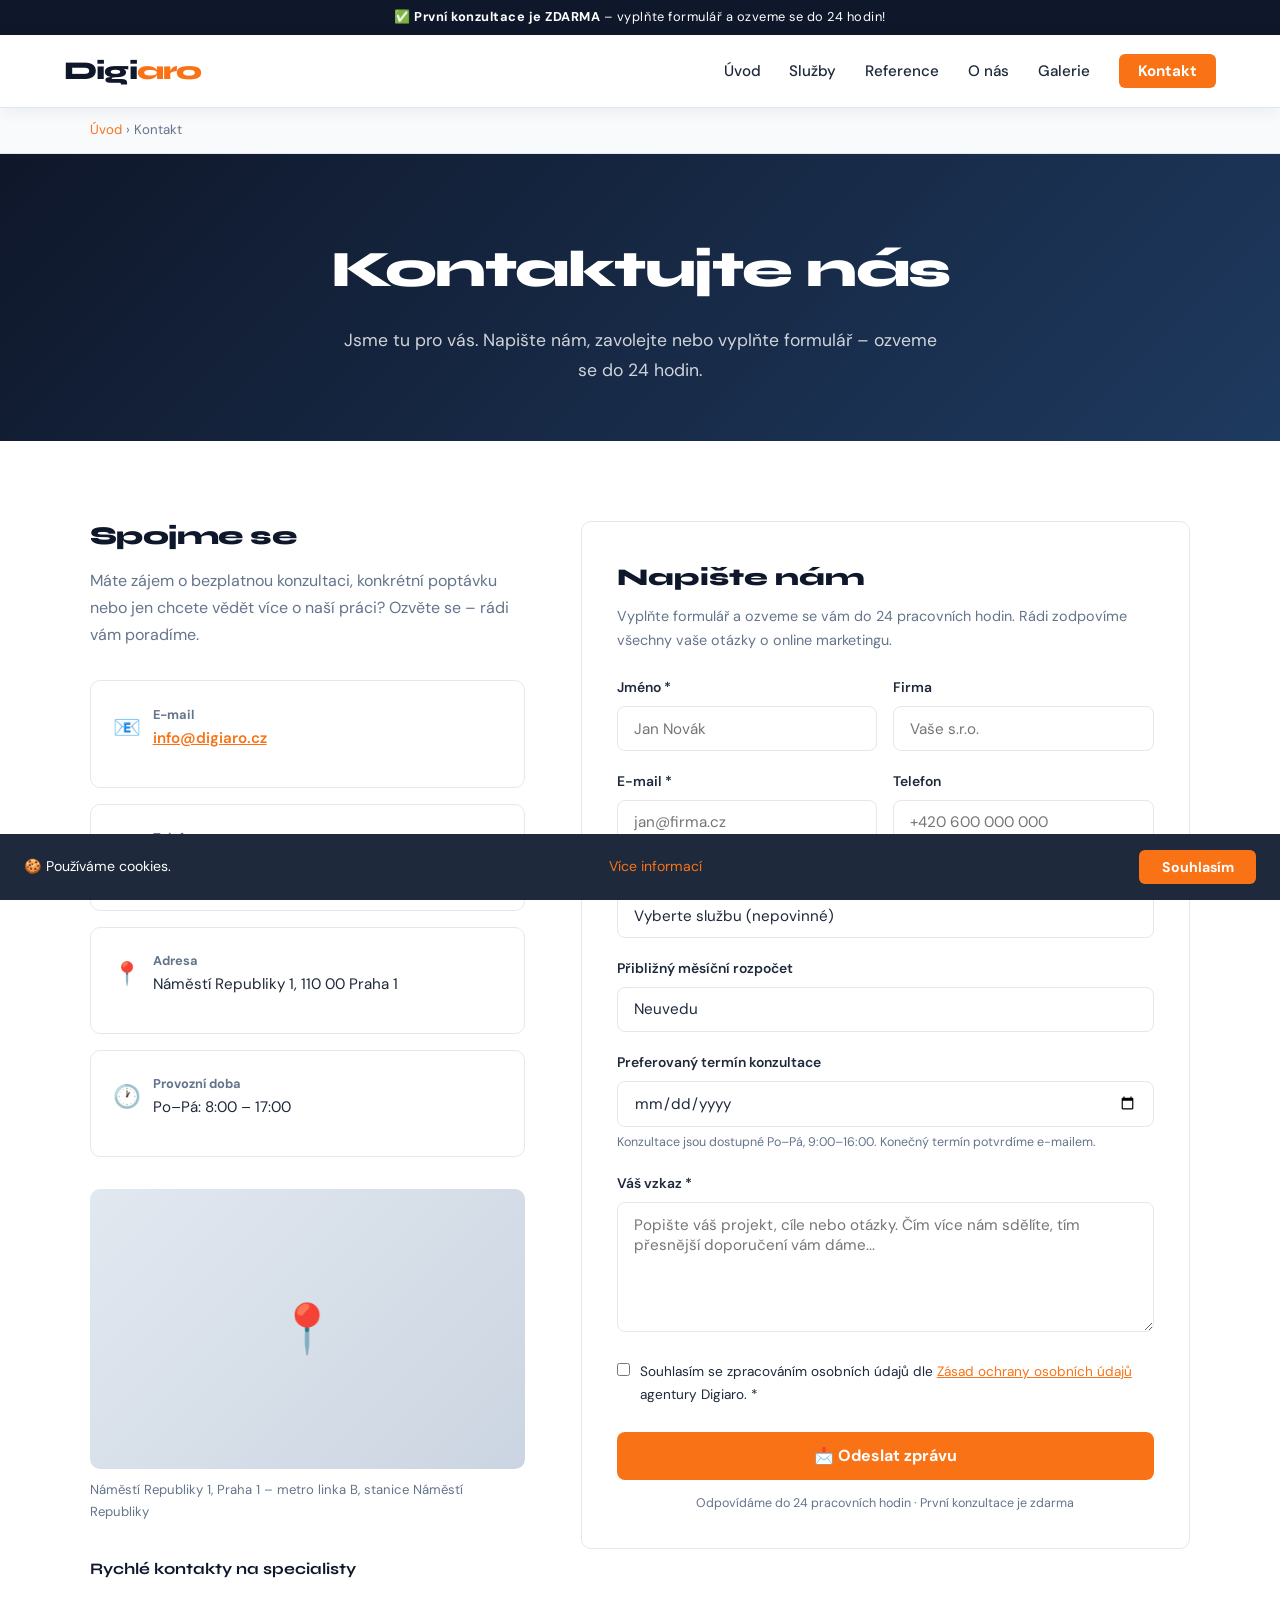
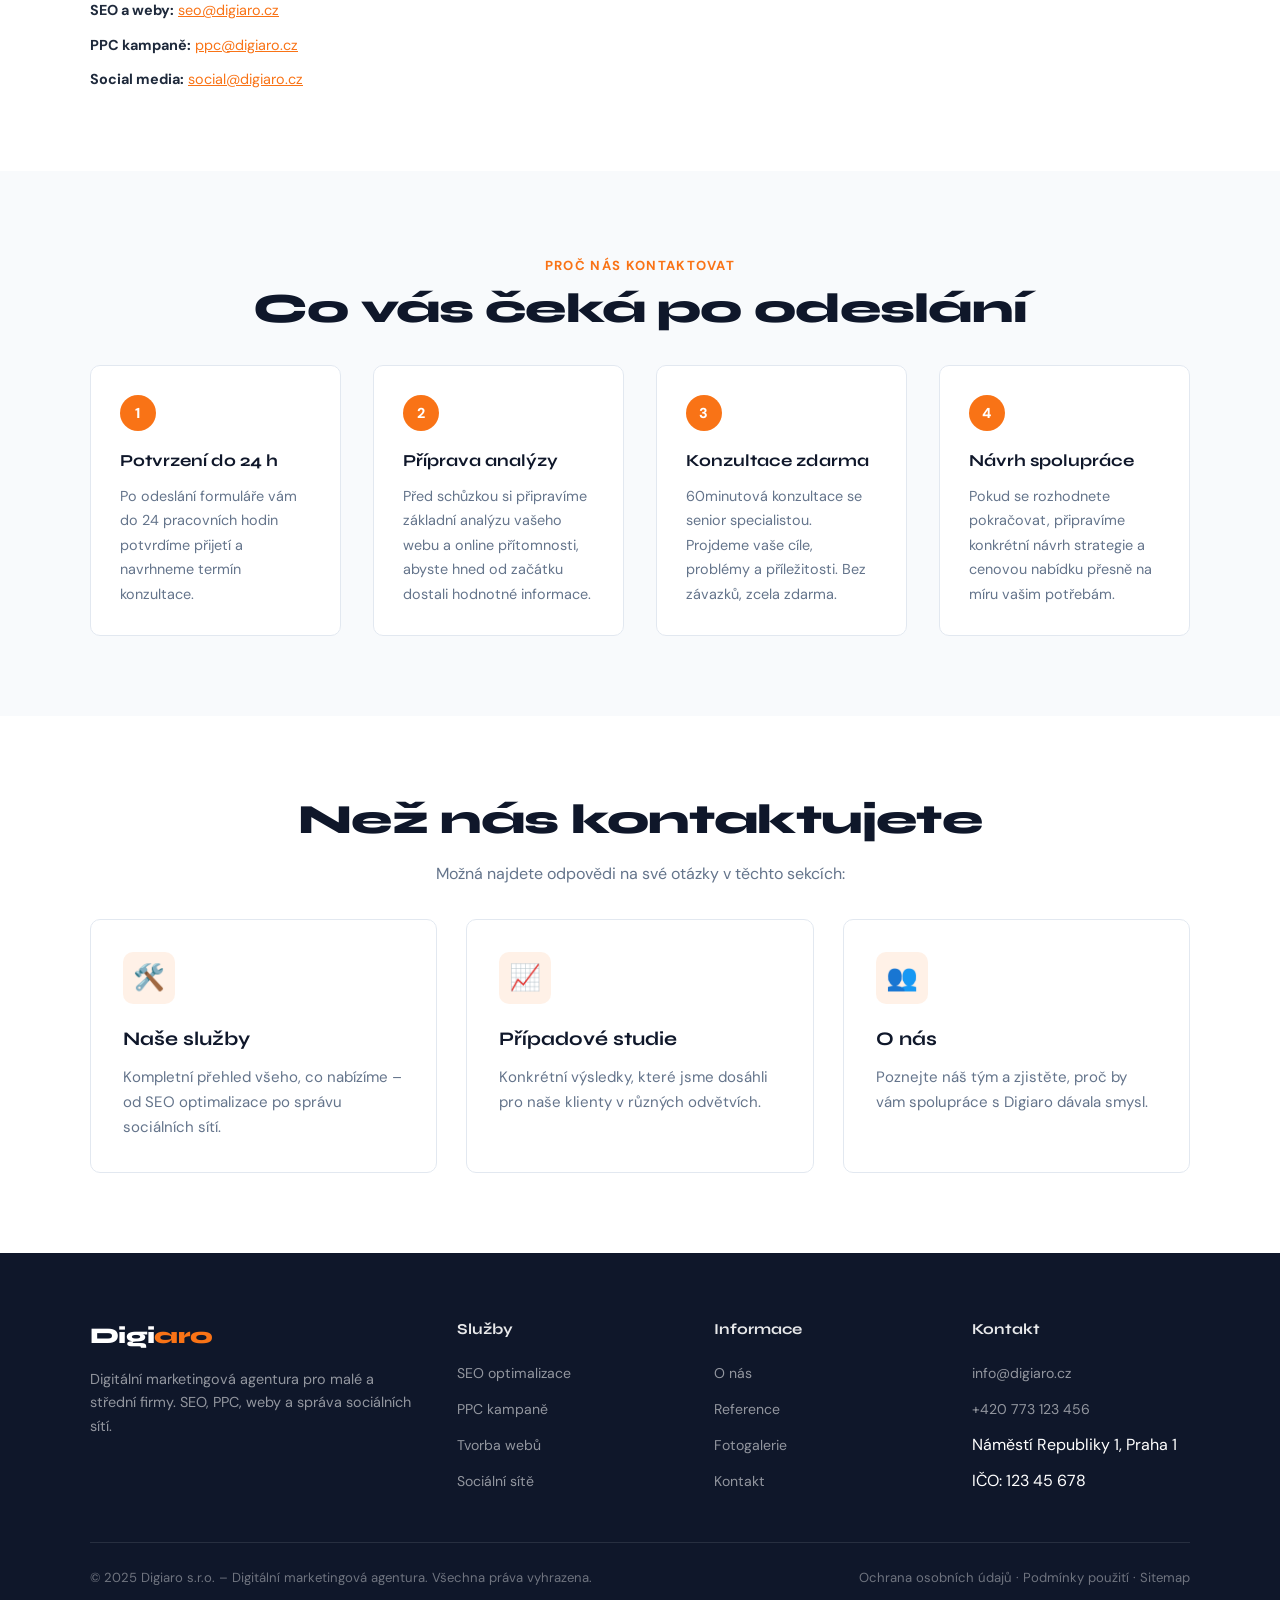
<file: kontakt.html>
<!DOCTYPE html>
<html lang="cs">
<head>
  <meta charset="UTF-8">
  <meta name="viewport" content="width=device-width,initial-scale=1">
  <title>Kontaktujte nás | Digiaro</title>
  <meta name="description" content="Máte zájem o spolupráci nebo nezávaznou konzultaci? Napište nám! Zde najdete e-mail, telefon a kontaktní formulář na specialisty z Digiaro. První konzultace zdarma.">
  <meta name="keywords" content="kontakt digitální agentura, konzultace online marketing, Digiaro Praha, agentura kontakt, poptávka online marketing">
  <meta name="author" content="Digiaro">
  <meta name="robots" content="index,follow">
  <link rel="canonical" href="https://www.digiaro.cz/kontakt">
  <meta property="og:title" content="Kontaktujte nás | Digiaro">
  <meta property="og:description" content="Nezávazná konzultace online marketingu zdarma. Napište nám!">
  <meta property="og:url" content="https://www.digiaro.cz/kontakt">
  <link rel="preconnect" href="https://fonts.googleapis.com">
  <link rel="preconnect" href="https://fonts.gstatic.com" crossorigin>
  <link href="https://fonts.googleapis.com/css2?family=Syne:wght@700;800&family=DM+Sans:wght@400;500;700&display=swap" rel="stylesheet">
  <link rel="stylesheet" href="css/style.min.css">
  <link rel="stylesheet" href="css/custom.min.css">
</head>
<body>
  <div class="topbar">✅ <strong>První konzultace je ZDARMA</strong> – vyplňte formulář a ozveme se do 24 hodin!</div>

  <header>
    <div class="nav-inner">
      <a href="index.html" class="logo">Digi<span>aro</span></a>
      <button class="hamburger" aria-label="Otevřít menu" aria-expanded="false">
        <span></span><span></span><span></span>
      </button>
      <nav aria-label="Hlavní navigace">
        <ul>
          <li><a href="index.html">Úvod</a></li>
          <li><a href="sluzby.html">Služby</a></li>
          <li><a href="reference.html">Reference</a></li>
          <li><a href="o-nas.html">O nás</a></li>
          <li><a href="fotogalerie.html">Galerie</a></li>
          <li><a href="kontakt.html" class="btn-nav">Kontakt</a></li>
        </ul>
      </nav>
    </div>
  </header>

  <div class="breadcrumb">
    <nav aria-label="Breadcrumb">
      <a href="index.html">Úvod</a> › <span>Kontakt</span>
    </nav>
  </div>

  <div class="page-hero">
    <h1>Kontaktujte nás</h1>
    <p>Jsme tu pro vás. Napište nám, zavolejte nebo vyplňte formulář – ozveme se do 24 hodin.</p>
  </div>

  <main>
    <section>
      <div class="section-inner">
        <div class="contact-wrap">
          <!-- CONTACT INFO -->
          <div>
            <h2 class="section-title" style="font-size:1.6rem">Spojme se</h2>
            <p style="color:var(--muted);margin-bottom:2rem">Máte zájem o bezplatnou konzultaci, konkrétní poptávku nebo jen chcete vědět více o naší práci? Ozvěte se – rádi vám poradíme.</p>

            <div class="card" style="margin-bottom:1rem;padding:1.4rem">
              <div class="contact-detail">
                <span style="font-size:1.4rem">📧</span>
                <div>
                  <strong style="display:block;font-size:.8rem;color:var(--muted)">E-mail</strong>
                  <a href="mailto:info@digiaro.cz" style="color:var(--accent);font-weight:600">info@digiaro.cz</a>
                </div>
              </div>
            </div>
            <div class="card" style="margin-bottom:1rem;padding:1.4rem">
              <div class="contact-detail">
                <span style="font-size:1.4rem">📞</span>
                <div>
                  <strong style="display:block;font-size:.8rem;color:var(--muted)">Telefon</strong>
                  <a href="tel:+420773123456" style="color:var(--accent);font-weight:600">+420 773 123 456</a>
                </div>
              </div>
            </div>
            <div class="card" style="margin-bottom:1rem;padding:1.4rem">
              <div class="contact-detail">
                <span style="font-size:1.4rem">📍</span>
                <div>
                  <strong style="display:block;font-size:.8rem;color:var(--muted)">Adresa</strong>
                  <span>Náměstí Republiky 1, 110 00 Praha 1</span>
                </div>
              </div>
            </div>
            <div class="card" style="margin-bottom:2rem;padding:1.4rem">
              <div class="contact-detail">
                <span style="font-size:1.4rem">🕐</span>
                <div>
                  <strong style="display:block;font-size:.8rem;color:var(--muted)">Provozní doba</strong>
                  <span>Po–Pá: 8:00 – 17:00</span>
                </div>
              </div>
            </div>

            <!-- MAP PLACEHOLDER -->
            <div class="map-placeholder" aria-label="Mapa – poloha agentury Digiaro v Praze">
              📍
            </div>
            <p style="font-size:.82rem;color:var(--muted);margin-top:.6rem">Náměstí Republiky 1, Praha 1 – metro linka B, stanice Náměstí Republiky</p>

            <div style="margin-top:2rem">
              <h3 style="font-family:var(--font-head);font-size:1rem;font-weight:700;color:var(--primary);margin-bottom:1rem">Rychlé kontakty na specialisty</h3>
              <div style="display:flex;flex-direction:column;gap:.6rem">
                <div style="font-size:.9rem"><strong>SEO a weby:</strong> <a href="mailto:seo@digiaro.cz" style="color:var(--accent)">seo@digiaro.cz</a></div>
                <div style="font-size:.9rem"><strong>PPC kampaně:</strong> <a href="mailto:ppc@digiaro.cz" style="color:var(--accent)">ppc@digiaro.cz</a></div>
                <div style="font-size:.9rem"><strong>Social media:</strong> <a href="mailto:social@digiaro.cz" style="color:var(--accent)">social@digiaro.cz</a></div>
              </div>
            </div>
          </div>

          <!-- CONTACT FORM -->
          <div>
            <div class="card" style="padding:2.2rem">
              <h2 style="font-family:var(--font-head);font-size:1.5rem;font-weight:800;color:var(--primary);margin-bottom:.4rem">Napište nám</h2>
              <p style="color:var(--muted);font-size:.9rem;margin-bottom:1.5rem">Vyplňte formulář a ozveme se vám do 24 pracovních hodin. Rádi zodpovíme všechny vaše otázky o online marketingu.</p>

              <div class="form-success" id="form-success">
                ✅ Děkujeme! Zpráva byla odeslána. Ozveme se vám do 24 hodin.
              </div>

              <form id="contact-form" novalidate>
                <div class="form-row">
                  <div class="form-group">
                    <label for="fname">Jméno *</label>
                    <input type="text" id="fname" name="fname" placeholder="Jan Novák" required autocomplete="given-name">
                  </div>
                  <div class="form-group">
                    <label for="company">Firma</label>
                    <input type="text" id="company" name="company" placeholder="Vaše s.r.o." autocomplete="organization">
                  </div>
                </div>
                <div class="form-row">
                  <div class="form-group">
                    <label for="email">E-mail *</label>
                    <input type="email" id="email" name="email" placeholder="jan@firma.cz" required autocomplete="email">
                  </div>
                  <div class="form-group">
                    <label for="phone">Telefon</label>
                    <input type="tel" id="phone" name="phone" placeholder="+420 600 000 000" autocomplete="tel">
                  </div>
                </div>
                <div class="form-group">
                  <label for="service">Zájem o službu</label>
                  <select id="service" name="service">
                    <option value="">Vyberte službu (nepovinné)</option>
                    <option>SEO optimalizace</option>
                    <option>Správa PPC kampaní (Google Ads)</option>
                    <option>Tvorba webových stránek</option>
                    <option>Marketing na sociálních sítích</option>
                    <option>Obsahový marketing</option>
                    <option>Datová analytika</option>
                    <option>Komplexní online marketing</option>
                    <option>Jiné</option>
                  </select>
                </div>
                <div class="form-group">
                  <label for="budget">Přibližný měsíční rozpočet</label>
                  <select id="budget" name="budget">
                    <option value="">Neuvedu</option>
                    <option>Do 10 000 Kč</option>
                    <option>10 000 – 25 000 Kč</option>
                    <option>25 000 – 50 000 Kč</option>
                    <option>50 000 – 100 000 Kč</option>
                    <option>Nad 100 000 Kč</option>
                  </select>
                </div>
                <div class="form-group">
                  <label for="meeting-date">Preferovaný termín konzultace</label>
                  <input type="date" id="meeting-date" name="meeting-date">
                  <span style="font-size:.78rem;color:var(--muted);display:block;margin-top:.3rem">Konzultace jsou dostupné Po–Pá, 9:00–16:00. Konečný termín potvrdíme e-mailem.</span>
                </div>
                <div class="form-group">
                  <label for="message">Váš vzkaz *</label>
                  <textarea id="message" name="message" placeholder="Popište váš projekt, cíle nebo otázky. Čím více nám sdělíte, tím přesnější doporučení vám dáme..." required></textarea>
                </div>
                <div class="form-group" style="display:flex;align-items:flex-start;gap:.6rem">
                  <input type="checkbox" id="gdpr" name="gdpr" required style="width:auto;margin-top:.2rem">
                  <label for="gdpr" style="font-size:.85rem;font-weight:400;cursor:pointer">Souhlasím se zpracováním osobních údajů dle <a href="#" style="color:var(--accent)">Zásad ochrany osobních údajů</a> agentury Digiaro. *</label>
                </div>
                <button type="submit" class="btn-submit">📩 Odeslat zprávu</button>
                <p style="font-size:.78rem;color:var(--muted);margin-top:.8rem;text-align:center">Odpovídáme do 24 pracovních hodin · První konzultace je zdarma</p>
              </form>
            </div>
          </div>
        </div>
      </div>
    </section>

    <!-- WHY CONTACT US -->
    <section class="bg-light">
      <div class="section-inner">
        <div class="text-center">
          <span class="section-tag">Proč nás kontaktovat</span>
          <h2 class="section-title">Co vás čeká po odeslání</h2>
        </div>
        <div class="process-steps mt-2">
          <div class="step">
            <div class="step-num">1</div>
            <h3>Potvrzení do 24 h</h3>
            <p>Po odeslání formuláře vám do 24 pracovních hodin potvrdíme přijetí a navrhneme termín konzultace.</p>
          </div>
          <div class="step">
            <div class="step-num">2</div>
            <h3>Příprava analýzy</h3>
            <p>Před schůzkou si připravíme základní analýzu vašeho webu a online přítomnosti, abyste hned od začátku dostali hodnotné informace.</p>
          </div>
          <div class="step">
            <div class="step-num">3</div>
            <h3>Konzultace zdarma</h3>
            <p>60minutová konzultace se senior specialistou. Projdeme vaše cíle, problémy a příležitosti. Bez závazků, zcela zdarma.</p>
          </div>
          <div class="step">
            <div class="step-num">4</div>
            <h3>Návrh spolupráce</h3>
            <p>Pokud se rozhodnete pokračovat, připravíme konkrétní návrh strategie a cenovou nabídku přesně na míru vašim potřebám.</p>
          </div>
        </div>
      </div>
    </section>

    <!-- INTERNAL LINKS BLOCK -->
    <section>
      <div class="section-inner text-center">
        <h2 class="section-title">Než nás kontaktujete</h2>
        <p style="color:var(--muted);max-width:600px;margin:0 auto 2rem">Možná najdete odpovědi na své otázky v těchto sekcích:</p>
        <div class="grid-3" style="text-align:left">
          <a href="sluzby.html" class="card" style="text-decoration:none;display:block">
            <div class="card-icon">🛠️</div>
            <h3>Naše služby</h3>
            <p>Kompletní přehled všeho, co nabízíme – od SEO optimalizace po správu sociálních sítí.</p>
          </a>
          <a href="reference.html" class="card" style="text-decoration:none;display:block">
            <div class="card-icon">📈</div>
            <h3>Případové studie</h3>
            <p>Konkrétní výsledky, které jsme dosáhli pro naše klienty v různých odvětvích.</p>
          </a>
          <a href="o-nas.html" class="card" style="text-decoration:none;display:block">
            <div class="card-icon">👥</div>
            <h3>O nás</h3>
            <p>Poznejte náš tým a zjistěte, proč by vám spolupráce s Digiaro dávala smysl.</p>
          </a>
        </div>
      </div>
    </section>
  </main>

  <footer>
    <div class="footer-inner">
      <div class="footer-grid">
        <div class="footer-brand">
          <a href="index.html" class="logo">Digi<span>aro</span></a>
          <p>Digitální marketingová agentura pro malé a střední firmy. SEO, PPC, weby a správa sociálních sítí.</p>
        </div>
        <div class="footer-col">
          <h4>Služby</h4>
          <ul>
            <li><a href="sluzby.html#seo">SEO optimalizace</a></li>
            <li><a href="sluzby.html#ppc">PPC kampaně</a></li>
            <li><a href="sluzby.html#weby">Tvorba webů</a></li>
            <li><a href="sluzby.html#social">Sociální sítě</a></li>
          </ul>
        </div>
        <div class="footer-col">
          <h4>Informace</h4>
          <ul>
            <li><a href="o-nas.html">O nás</a></li>
            <li><a href="reference.html">Reference</a></li>
            <li><a href="fotogalerie.html">Fotogalerie</a></li>
            <li><a href="kontakt.html">Kontakt</a></li>
          </ul>
        </div>
        <div class="footer-col">
          <h4>Kontakt</h4>
          <ul>
            <li><a href="mailto:info@digiaro.cz">info@digiaro.cz</a></li>
            <li><a href="tel:+420773123456">+420 773 123 456</a></li>
            <li><span>Náměstí Republiky 1, Praha 1</span></li>
            <li><span>IČO: 123 45 678</span></li>
          </ul>
        </div>
      </div>
      <div class="footer-bottom">
        <span>© 2025 Digiaro s.r.o. – Digitální marketingová agentura. Všechna práva vyhrazena.</span>
        <span><a href="#">Ochrana osobních údajů</a> · <a href="#">Podmínky použití</a> · <a href="sitemap.xml">Sitemap</a></span>
      </div>
    </div>
  </footer>

  <div id="cookie-banner">
    🍪 Používáme cookies. <a href="#">Více informací</a>
    <button id="cookie-accept">Souhlasím</button>
  </div>
  <button id="scrolltop" aria-label="Zpět nahoru">↑</button>
  <script src="js/main.min.js" defer></script>
  <script src="js/gallery.min.js" defer></script>
</body>
</html>
</file>
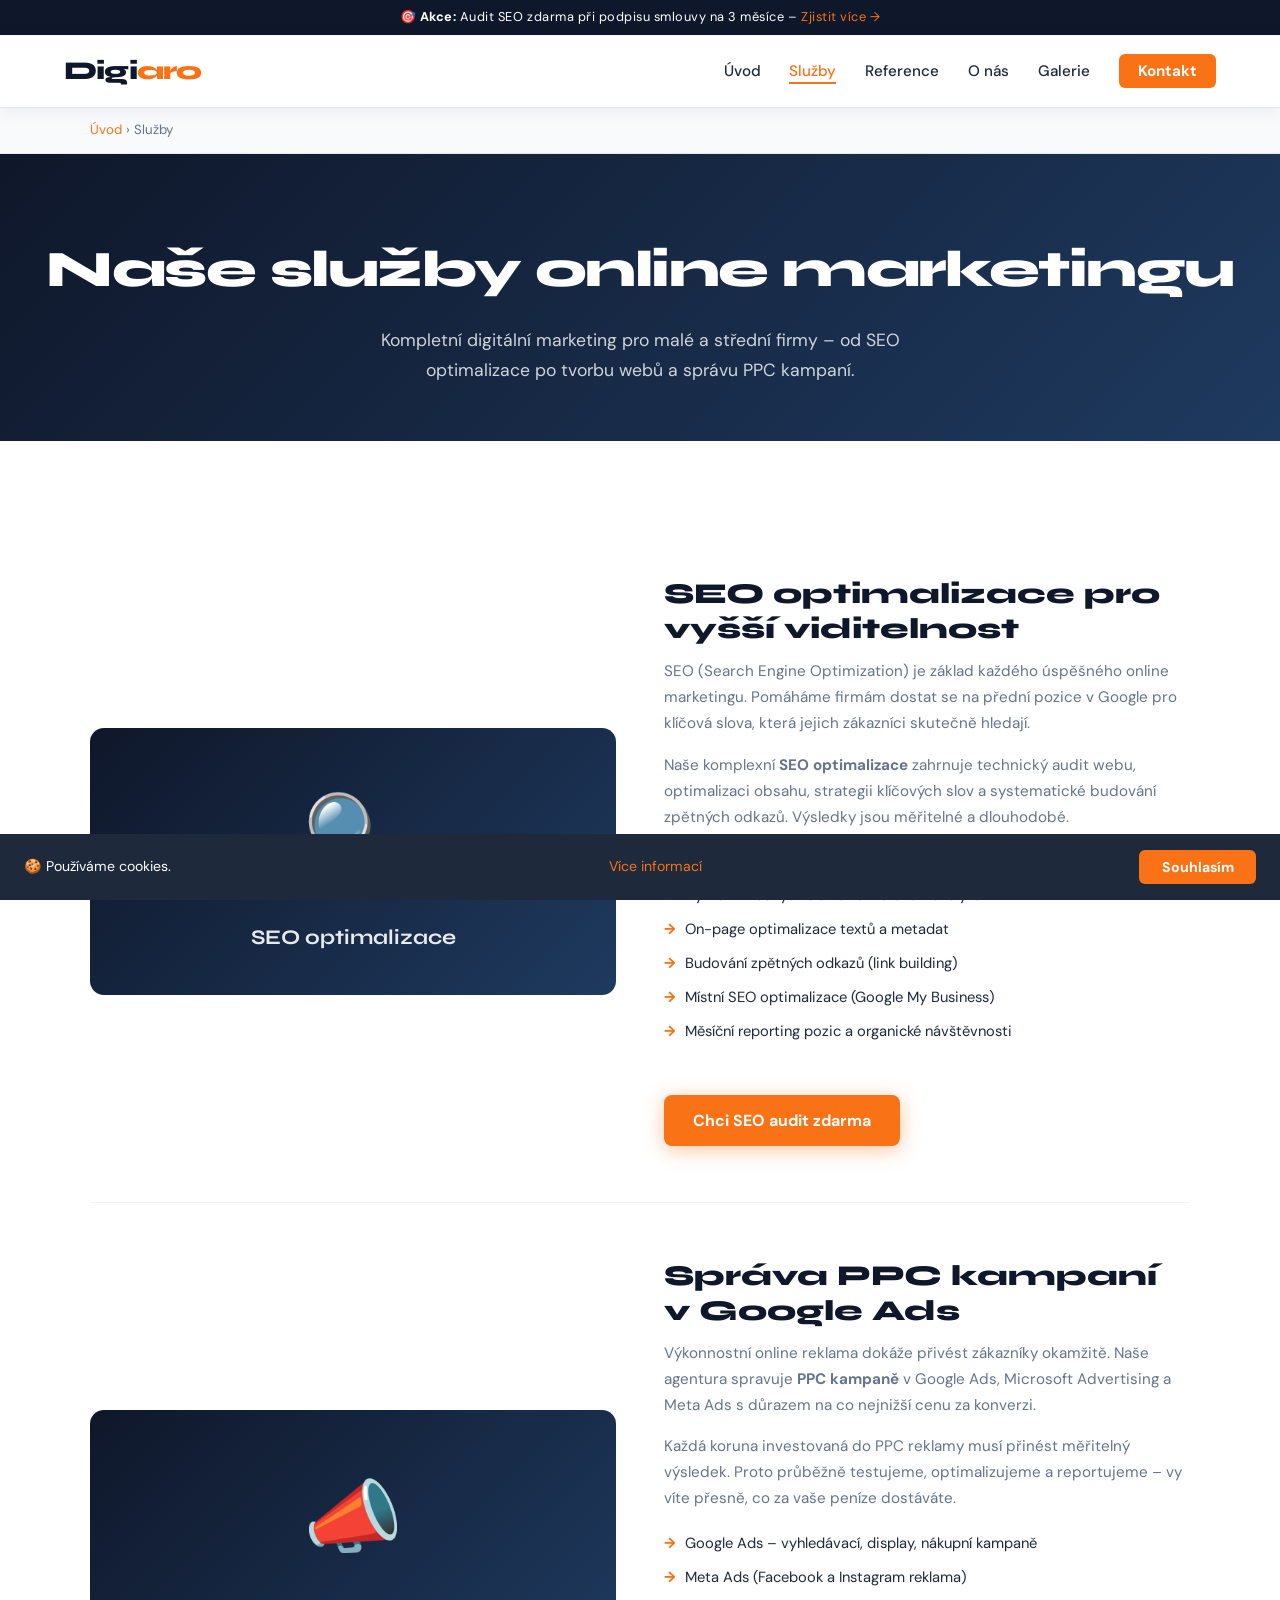
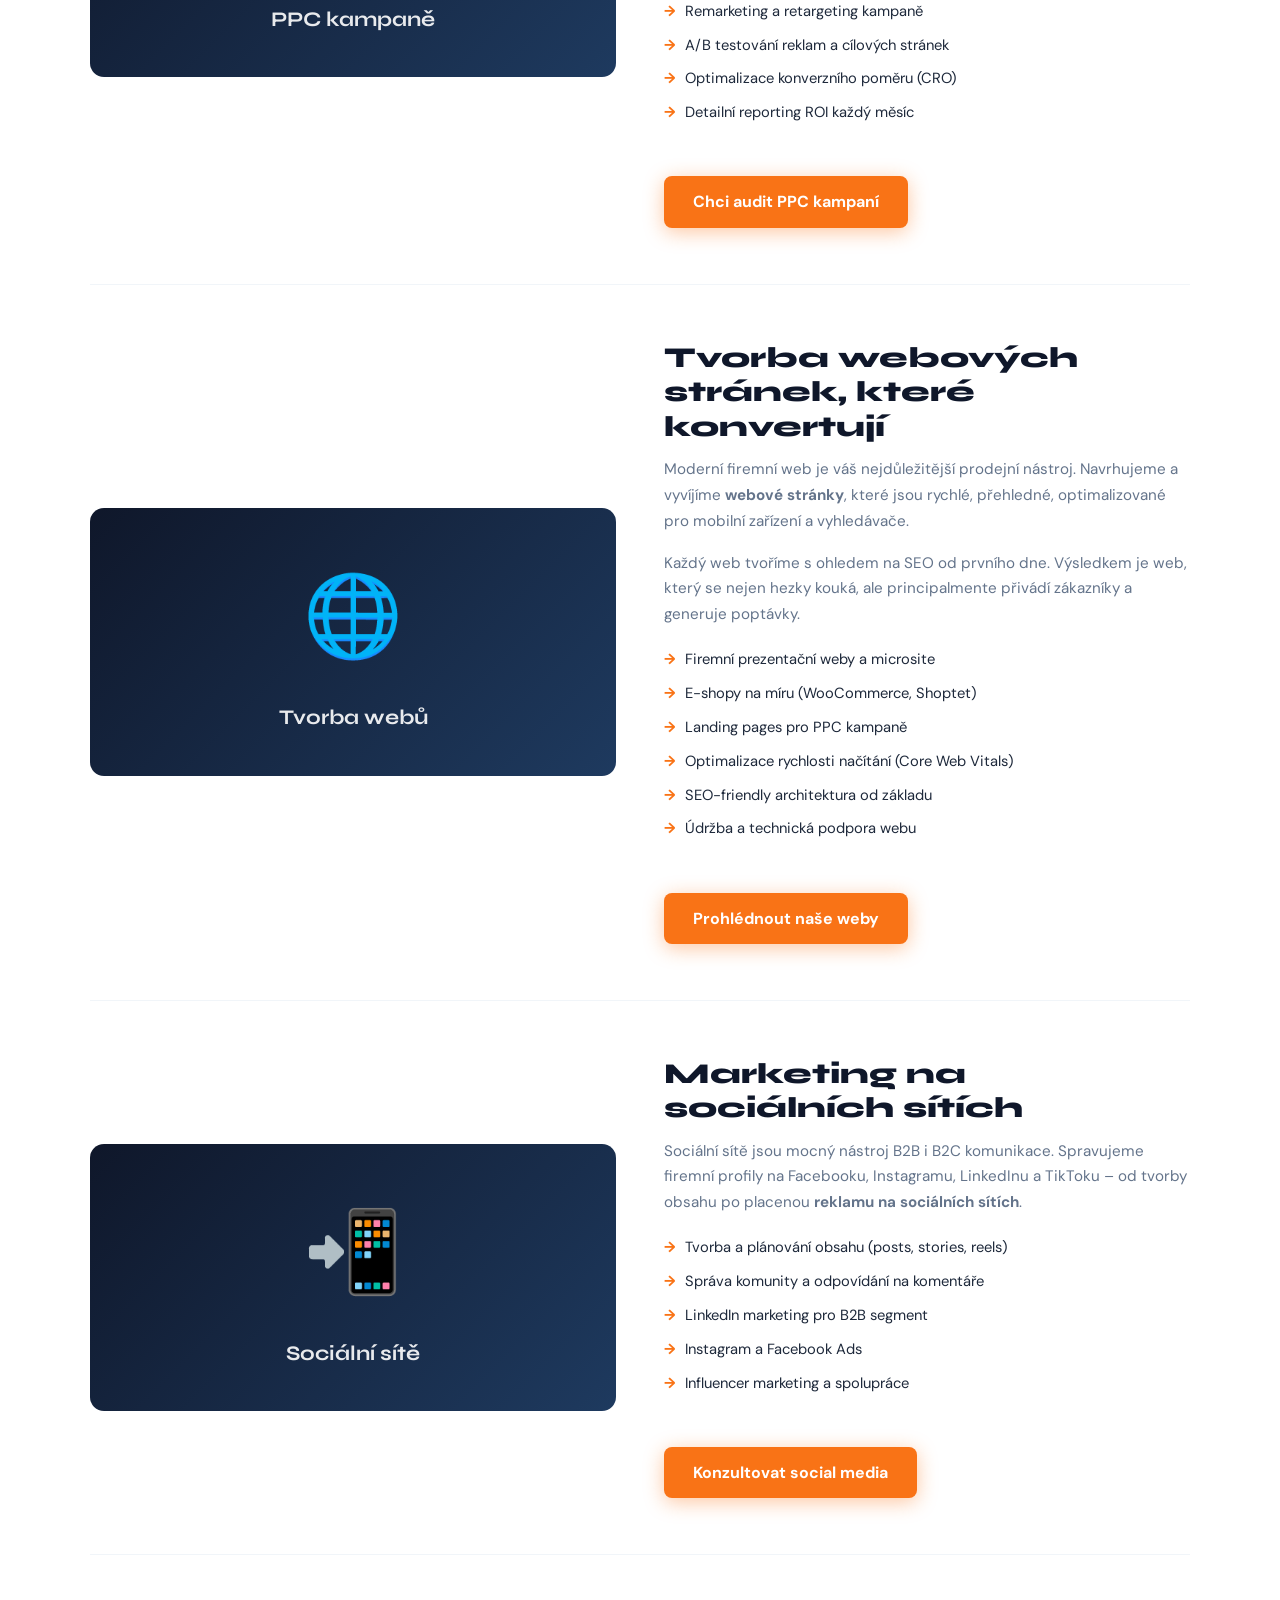
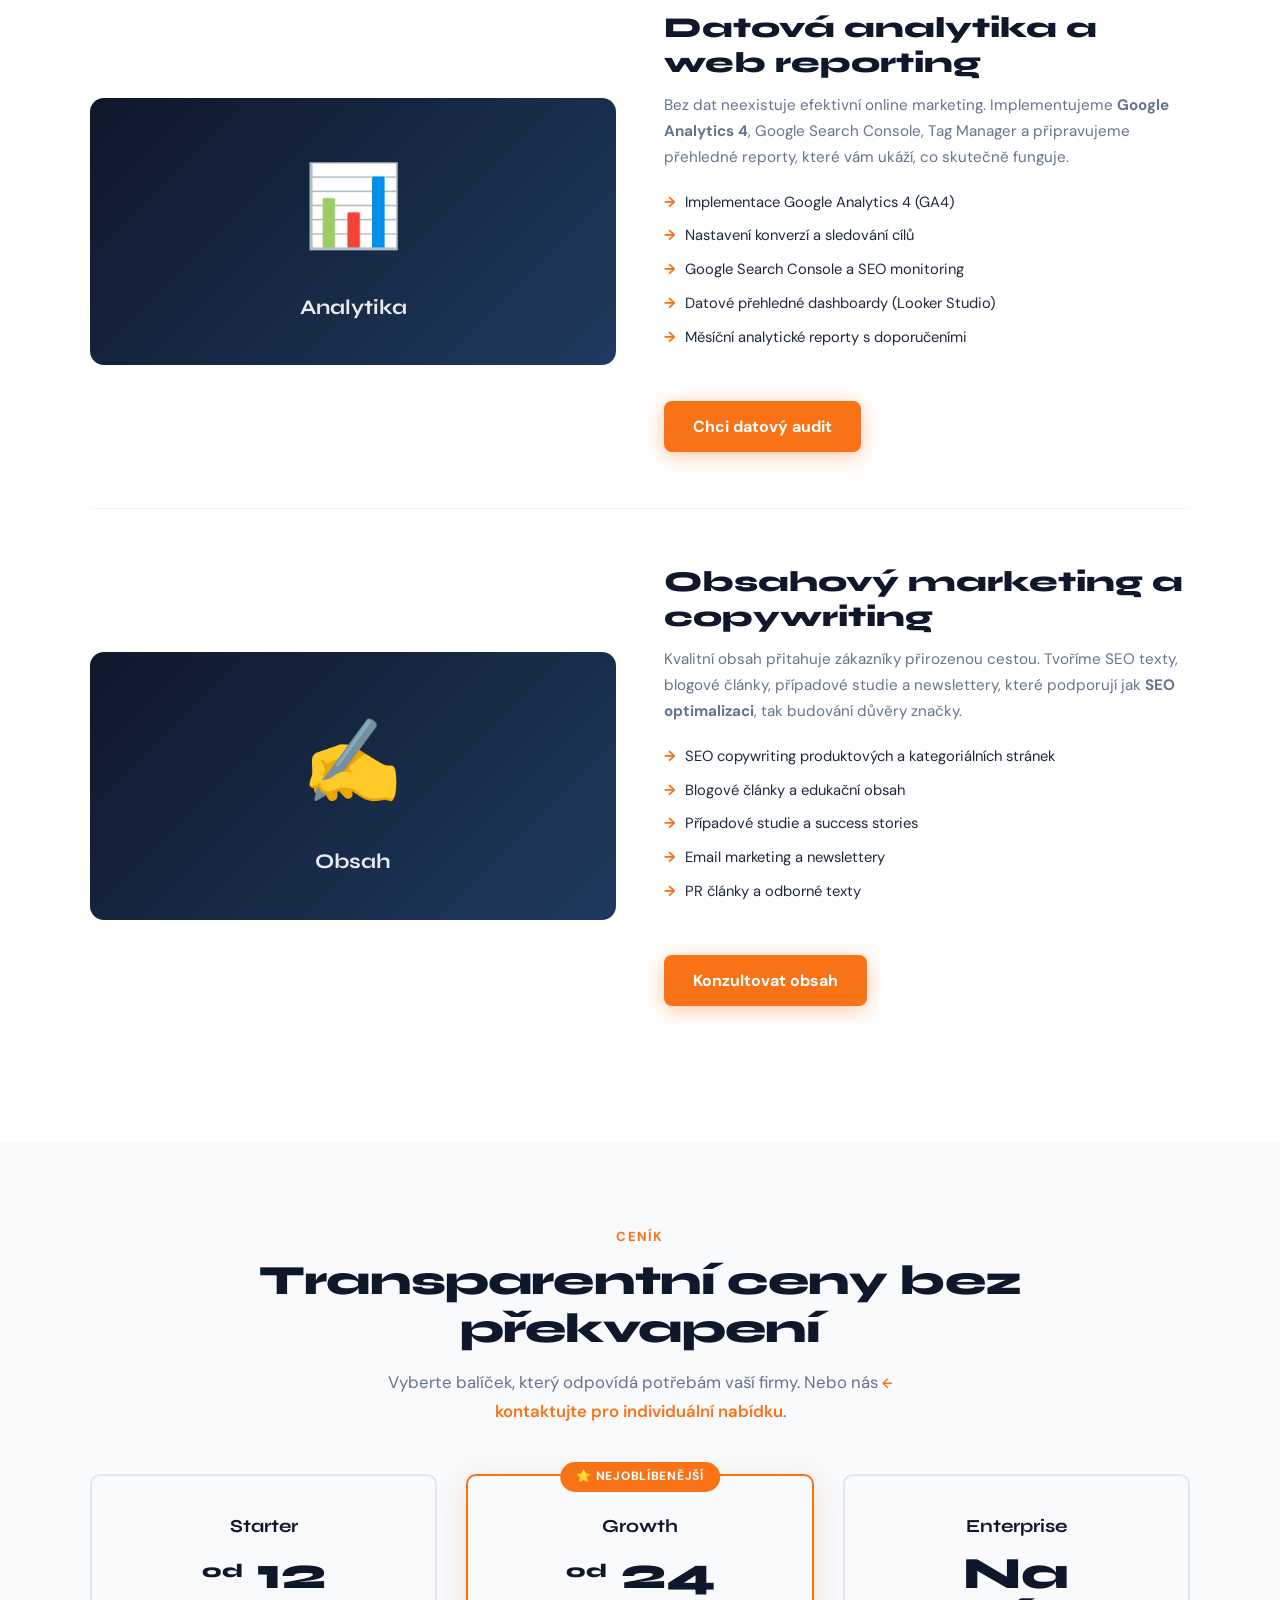
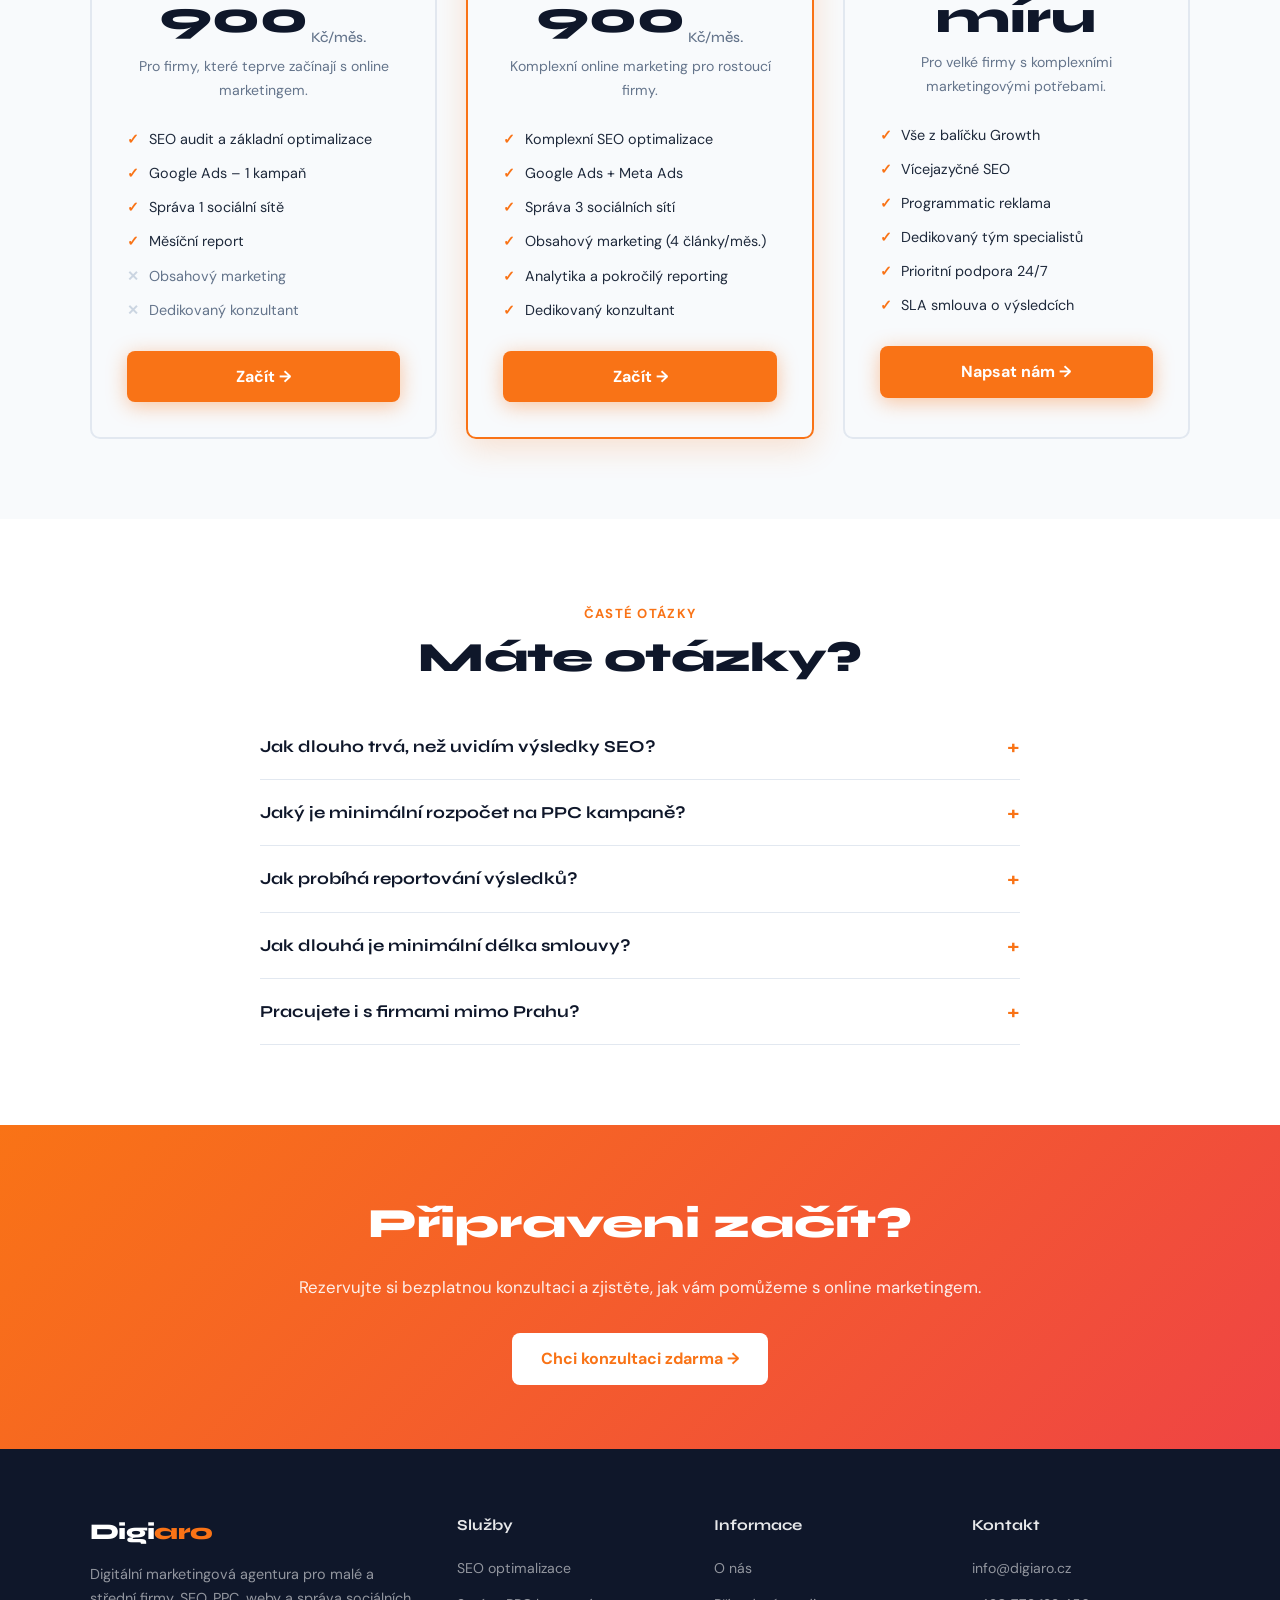
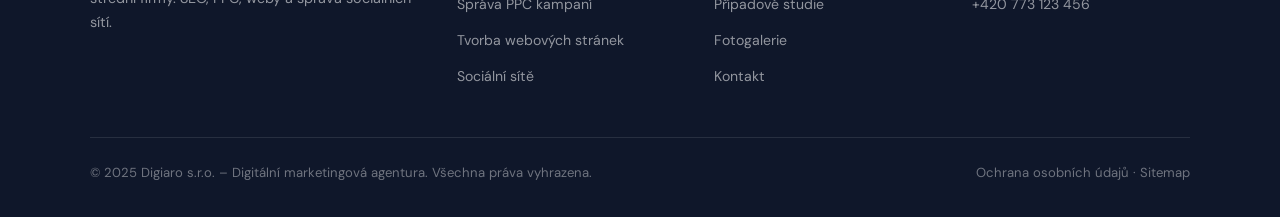
<file: sluzby.html>
<!DOCTYPE html>
<html lang="cs">
<head>
  <meta charset="UTF-8">
  <meta name="viewport" content="width=device-width,initial-scale=1">
  <title>Naše služby: SEO, PPC a tvorba webů | Digiaro</title>
  <meta name="description" content="Přehled služeb digitální agentury Digiaro. Zjistěte, jak vám naše SEO optimalizace, výkonnostní PPC reklama a moderní weby pomohou zvýšit tržby a zviditelnit firmu na internetu.">
  <meta name="keywords" content="SEO optimalizace, správa PPC kampaní, tvorba webových stránek, marketing na sociálních sítích, online marketing, B2B marketing">
  <meta name="author" content="Digiaro">
  <meta name="robots" content="index,follow">
  <link rel="canonical" href="https://www.digiaro.cz/sluzby">
  <meta property="og:title" content="Naše služby: SEO, PPC a tvorba webů | Digiaro">
  <meta property="og:description" content="Komplexní služby online marketingu od agentury Digiaro.">
  <meta property="og:url" content="https://www.digiaro.cz/sluzby">
  <link rel="preconnect" href="https://fonts.googleapis.com">
  <link rel="preconnect" href="https://fonts.gstatic.com" crossorigin>
  <link href="https://fonts.googleapis.com/css2?family=Syne:wght@700;800&family=DM+Sans:wght@400;500;700&display=swap" rel="stylesheet">
  <link rel="stylesheet" href="css/style.min.css">
  <link rel="stylesheet" href="css/custom.min.css">
</head>
<body>
  <div class="topbar">🎯 <strong>Akce:</strong> Audit SEO zdarma při podpisu smlouvy na 3 měsíce – <a href="kontakt.html">Zjistit více →</a></div>

  <header>
    <div class="nav-inner">
      <a href="index.html" class="logo">Digi<span>aro</span></a>
      <button class="hamburger" aria-label="Otevřít menu" aria-expanded="false">
        <span></span><span></span><span></span>
      </button>
      <nav aria-label="Hlavní navigace">
        <ul>
          <li><a href="index.html">Úvod</a></li>
          <li><a href="sluzby.html">Služby</a></li>
          <li><a href="reference.html">Reference</a></li>
          <li><a href="o-nas.html">O nás</a></li>
          <li><a href="fotogalerie.html">Galerie</a></li>
          <li><a href="kontakt.html" class="btn-nav">Kontakt</a></li>
        </ul>
      </nav>
    </div>
  </header>

  <div class="breadcrumb">
    <nav aria-label="Breadcrumb">
      <a href="index.html">Úvod</a> › <span>Služby</span>
    </nav>
  </div>

  <div class="page-hero">
    <h1>Naše služby online marketingu</h1>
    <p>Kompletní digitální marketing pro malé a střední firmy – od SEO optimalizace po tvorbu webů a správu PPC kampaní.</p>
  </div>

  <main>
    <!-- SERVICES DETAIL -->
    <section>
      <div class="section-inner">
        <div class="service-detail" id="seo">
          <div class="service-visual">
            <span class="big-icon">🔍</span>
            <h3>SEO optimalizace</h3>
          </div>
          <div class="service-text">
            <h2>SEO optimalizace pro vyšší viditelnost</h2>
            <p>SEO (Search Engine Optimization) je základ každého úspěšného online marketingu. Pomáháme firmám dostat se na přední pozice v Google pro klíčová slova, která jejich zákazníci skutečně hledají.</p>
            <p>Naše komplexní <strong>SEO optimalizace</strong> zahrnuje technický audit webu, optimalizaci obsahu, strategii klíčových slov a systematické budování zpětných odkazů. Výsledky jsou měřitelné a dlouhodobé.</p>
            <ul class="service-benefits">
              <li>Technický SEO audit a oprava chyb</li>
              <li>Výzkum klíčových slov a konkurenční analýza</li>
              <li>On-page optimalizace textů a metadat</li>
              <li>Budování zpětných odkazů (link building)</li>
              <li>Místní SEO optimalizace (Google My Business)</li>
              <li>Měsíční reporting pozic a organické návštěvnosti</li>
            </ul>
            <a href="kontakt.html" class="btn btn-primary mt-2" style="display:inline-block">Chci SEO audit zdarma</a>
          </div>
        </div>

        <div class="service-detail" id="ppc">
          <div class="service-text">
            <h2>Správa PPC kampaní v Google Ads</h2>
            <p>Výkonnostní online reklama dokáže přivést zákazníky okamžitě. Naše agentura spravuje <strong>PPC kampaně</strong> v Google Ads, Microsoft Advertising a Meta Ads s důrazem na co nejnižší cenu za konverzi.</p>
            <p>Každá koruna investovaná do PPC reklamy musí přinést měřitelný výsledek. Proto průběžně testujeme, optimalizujeme a reportujeme – vy víte přesně, co za vaše peníze dostáváte.</p>
            <ul class="service-benefits">
              <li>Google Ads – vyhledávací, display, nákupní kampaně</li>
              <li>Meta Ads (Facebook a Instagram reklama)</li>
              <li>Remarketing a retargeting kampaně</li>
              <li>A/B testování reklam a cílových stránek</li>
              <li>Optimalizace konverzního poměru (CRO)</li>
              <li>Detailní reporting ROI každý měsíc</li>
            </ul>
            <a href="kontakt.html" class="btn btn-primary mt-2" style="display:inline-block">Chci audit PPC kampaní</a>
          </div>
          <div class="service-visual">
            <span class="big-icon">📣</span>
            <h3>PPC kampaně</h3>
          </div>
        </div>

        <div class="service-detail" id="weby">
          <div class="service-visual">
            <span class="big-icon">🌐</span>
            <h3>Tvorba webů</h3>
          </div>
          <div class="service-text">
            <h2>Tvorba webových stránek, které konvertují</h2>
            <p>Moderní firemní web je váš nejdůležitější prodejní nástroj. Navrhujeme a vyvíjíme <strong>webové stránky</strong>, které jsou rychlé, přehledné, optimalizované pro mobilní zařízení a vyhledávače.</p>
            <p>Každý web tvoříme s ohledem na SEO od prvního dne. Výsledkem je web, který se nejen hezky kouká, ale principalmente přivádí zákazníky a generuje poptávky.</p>
            <ul class="service-benefits">
              <li>Firemní prezentační weby a microsite</li>
              <li>E-shopy na míru (WooCommerce, Shoptet)</li>
              <li>Landing pages pro PPC kampaně</li>
              <li>Optimalizace rychlosti načítání (Core Web Vitals)</li>
              <li>SEO-friendly architektura od základu</li>
              <li>Údržba a technická podpora webu</li>
            </ul>
            <a href="reference.html" class="btn btn-primary mt-2" style="display:inline-block">Prohlédnout naše weby</a>
          </div>
        </div>

        <div class="service-detail" id="social">
          <div class="service-text">
            <h2>Marketing na sociálních sítích</h2>
            <p>Sociální sítě jsou mocný nástroj B2B i B2C komunikace. Spravujeme firemní profily na Facebooku, Instagramu, LinkedInu a TikToku – od tvorby obsahu po placenou <strong>reklamu na sociálních sítích</strong>.</p>
            <ul class="service-benefits">
              <li>Tvorba a plánování obsahu (posts, stories, reels)</li>
              <li>Správa komunity a odpovídání na komentáře</li>
              <li>LinkedIn marketing pro B2B segment</li>
              <li>Instagram a Facebook Ads</li>
              <li>Influencer marketing a spolupráce</li>
            </ul>
            <a href="kontakt.html" class="btn btn-primary mt-2" style="display:inline-block">Konzultovat social media</a>
          </div>
          <div class="service-visual">
            <span class="big-icon">📲</span>
            <h3>Sociální sítě</h3>
          </div>
        </div>

        <div class="service-detail" id="analytika">
          <div class="service-visual">
            <span class="big-icon">📊</span>
            <h3>Analytika</h3>
          </div>
          <div class="service-text">
            <h2>Datová analytika a web reporting</h2>
            <p>Bez dat neexistuje efektivní online marketing. Implementujeme <strong>Google Analytics 4</strong>, Google Search Console, Tag Manager a připravujeme přehledné reporty, které vám ukáží, co skutečně funguje.</p>
            <ul class="service-benefits">
              <li>Implementace Google Analytics 4 (GA4)</li>
              <li>Nastavení konverzí a sledování cílů</li>
              <li>Google Search Console a SEO monitoring</li>
              <li>Datové přehledné dashboardy (Looker Studio)</li>
              <li>Měsíční analytické reporty s doporučeními</li>
            </ul>
            <a href="kontakt.html" class="btn btn-primary mt-2" style="display:inline-block">Chci datový audit</a>
          </div>
        </div>

        <div class="service-detail" id="obsah">
          <div class="service-text">
            <h2>Obsahový marketing a copywriting</h2>
            <p>Kvalitní obsah přitahuje zákazníky přirozenou cestou. Tvoříme SEO texty, blogové články, případové studie a newslettery, které podporují jak <strong>SEO optimalizaci</strong>, tak budování důvěry značky.</p>
            <ul class="service-benefits">
              <li>SEO copywriting produktových a kategoriálních stránek</li>
              <li>Blogové články a edukační obsah</li>
              <li>Případové studie a success stories</li>
              <li>Email marketing a newslettery</li>
              <li>PR články a odborné texty</li>
            </ul>
            <a href="kontakt.html" class="btn btn-primary mt-2" style="display:inline-block">Konzultovat obsah</a>
          </div>
          <div class="service-visual">
            <span class="big-icon">✍️</span>
            <h3>Obsah</h3>
          </div>
        </div>
      </div>
    </section>

    <!-- PRICING -->
    <section class="bg-light">
      <div class="section-inner">
        <div class="text-center">
          <span class="section-tag">Ceník</span>
          <h2 class="section-title">Transparentní ceny bez překvapení</h2>
          <p class="section-sub">Vyberte balíček, který odpovídá potřebám vaší firmy. Nebo nás <a href="kontakt.html" class="internal-link" style="font-size:inherit">kontaktujte pro individuální nabídku</a>.</p>
        </div>
        <div class="pricing-grid mt-2">
          <div class="price-card">
            <h3>Starter</h3>
            <div class="price"><sup>od</sup> 12 900<sub> Kč/měs.</sub></div>
            <p class="desc">Pro firmy, které teprve začínají s online marketingem.</p>
            <ul class="price-features">
              <li>SEO audit a základní optimalizace</li>
              <li>Google Ads – 1 kampaň</li>
              <li>Správa 1 sociální sítě</li>
              <li>Měsíční report</li>
              <li class="no">Obsahový marketing</li>
              <li class="no">Dedikovaný konzultant</li>
            </ul>
            <a href="kontakt.html" class="btn btn-primary" style="display:block;text-align:center">Začít →</a>
          </div>
          <div class="price-card featured">
            <div class="price-badge">⭐ Nejoblíbenější</div>
            <h3>Growth</h3>
            <div class="price"><sup>od</sup> 24 900<sub> Kč/měs.</sub></div>
            <p class="desc">Komplexní online marketing pro rostoucí firmy.</p>
            <ul class="price-features">
              <li>Komplexní SEO optimalizace</li>
              <li>Google Ads + Meta Ads</li>
              <li>Správa 3 sociálních sítí</li>
              <li>Obsahový marketing (4 články/měs.)</li>
              <li>Analytika a pokročilý reporting</li>
              <li>Dedikovaný konzultant</li>
            </ul>
            <a href="kontakt.html" class="btn btn-primary" style="display:block;text-align:center">Začít →</a>
          </div>
          <div class="price-card">
            <h3>Enterprise</h3>
            <div class="price">Na míru</div>
            <p class="desc">Pro velké firmy s komplexními marketingovými potřebami.</p>
            <ul class="price-features">
              <li>Vše z balíčku Growth</li>
              <li>Vícejazyčné SEO</li>
              <li>Programmatic reklama</li>
              <li>Dedikovaný tým specialistů</li>
              <li>Prioritní podpora 24/7</li>
              <li>SLA smlouva o výsledcích</li>
            </ul>
            <a href="kontakt.html" class="btn btn-primary" style="display:block;text-align:center">Napsat nám →</a>
          </div>
        </div>
      </div>
    </section>

    <!-- FAQ -->
    <section>
      <div class="section-inner" style="max-width:760px">
        <div class="text-center">
          <span class="section-tag">Časté otázky</span>
          <h2 class="section-title">Máte otázky?</h2>
        </div>
        <div style="margin-top:2rem">
          <div class="faq-item">
            <button class="faq-q">Jak dlouho trvá, než uvidím výsledky SEO? <span>+</span></button>
            <div class="faq-a"><p>SEO optimalizace je dlouhodobá strategie. První výsledky v podobě zlepšení pozic bývají viditelné po 2–3 měsících. Signifikantní nárůst organické návštěvnosti se typicky dostaví za 4–6 měsíců systematické práce.</p></div>
          </div>
          <div class="faq-item">
            <button class="faq-q">Jaký je minimální rozpočet na PPC kampaně? <span>+</span></button>
            <div class="faq-a"><p>Minimální doporučený reklamní rozpočet pro Google Ads je 15 000 Kč/měsíc. K tomu se připočítá cena za správu kampaní. Při nižším rozpočtu nedoporučujeme PPC – výsledky by nebyly reprezentativní a efektivita nízká.</p></div>
          </div>
          <div class="faq-item">
            <button class="faq-q">Jak probíhá reportování výsledků? <span>+</span></button>
            <div class="faq-a"><p>Každý měsíc dostanete přehledný report s klíčovými metrikami – organická návštěvnost, pozice klíčových slov, výkon PPC kampaní a ROI. Součástí reportu jsou vždy konkrétní doporučení na další měsíc.</p></div>
          </div>
          <div class="faq-item">
            <button class="faq-q">Jak dlouhá je minimální délka smlouvy? <span>+</span></button>
            <div class="faq-a"><p>Smlouvy uzavíráme zpravidla na 3 nebo 6 měsíců, abychom měli dostatek času ukázat výsledky. Kratší spolupráce jsou možné pro jednorázové projekty jako tvorba webu nebo SEO audit.</p></div>
          </div>
          <div class="faq-item">
            <button class="faq-q">Pracujete i s firmami mimo Prahu? <span>+</span></button>
            <div class="faq-a"><p>Ano, pracujeme s firmami po celé České a Slovenské republice. Většinu spolupráce zvládneme online – schůzky vedeme přes video hovory. Fyzické schůzky jsme připraveni absolvovat pro klienty v Praze a okolí.</p></div>
          </div>
        </div>
      </div>
    </section>

    <!-- CTA -->
    <div class="cta-banner">
      <h2>Připraveni začít?</h2>
      <p>Rezervujte si bezplatnou konzultaci a zjistěte, jak vám pomůžeme s online marketingem.</p>
      <a href="kontakt.html" class="btn">Chci konzultaci zdarma →</a>
    </div>
  </main>

  <footer>
    <div class="footer-inner">
      <div class="footer-grid">
        <div class="footer-brand">
          <a href="index.html" class="logo">Digi<span>aro</span></a>
          <p>Digitální marketingová agentura pro malé a střední firmy. SEO, PPC, weby a správa sociálních sítí.</p>
        </div>
        <div class="footer-col">
          <h4>Služby</h4>
          <ul>
            <li><a href="sluzby.html#seo">SEO optimalizace</a></li>
            <li><a href="sluzby.html#ppc">Správa PPC kampaní</a></li>
            <li><a href="sluzby.html#weby">Tvorba webových stránek</a></li>
            <li><a href="sluzby.html#social">Sociální sítě</a></li>
          </ul>
        </div>
        <div class="footer-col">
          <h4>Informace</h4>
          <ul>
            <li><a href="o-nas.html">O nás</a></li>
            <li><a href="reference.html">Případové studie</a></li>
            <li><a href="fotogalerie.html">Fotogalerie</a></li>
            <li><a href="kontakt.html">Kontakt</a></li>
          </ul>
        </div>
        <div class="footer-col">
          <h4>Kontakt</h4>
          <ul>
            <li><a href="mailto:info@digiaro.cz">info@digiaro.cz</a></li>
            <li><a href="tel:+420773123456">+420 773 123 456</a></li>
          </ul>
        </div>
      </div>
      <div class="footer-bottom">
        <span>© 2025 Digiaro s.r.o. – Digitální marketingová agentura. Všechna práva vyhrazena.</span>
        <span><a href="#">Ochrana osobních údajů</a> · <a href="sitemap.xml">Sitemap</a></span>
      </div>
    </div>
  </footer>

  <div id="cookie-banner" role="banner">
    🍪 Používáme cookies. <a href="#">Více informací</a>
    <button id="cookie-accept">Souhlasím</button>
  </div>
  <button id="scrolltop" aria-label="Zpět nahoru">↑</button>
  <script src="js/main.min.js" defer></script>
  <script src="js/gallery.min.js" defer></script>
</body>
</html>
</file>
<file: css/style.min.css>
:root{--primary:#0f172a;--accent:#f97316;--accent2:#3b82f6;--light:#f8fafc;--text:#1e293b;--muted:#64748b;--radius:10px;--shadow:0 4px 24px rgba(15,23,42,.12);--font-head:'Syne',sans-serif;--font-body:'DM Sans',sans-serif}*,*::before,*::after{box-sizing:border-box;margin:0;padding:0}html{scroll-behavior:smooth;font-size:16px}body{font-family:var(--font-body);color:var(--text);background:#fff;line-height:1.7;overflow-x:hidden}.topbar{background:var(--primary);color:#fff;font-size:.8rem;padding:.4rem 0;text-align:center;letter-spacing:.04em}.topbar a{color:var(--accent);text-decoration:none}header{position:sticky;top:0;z-index:999;background:#fff;border-bottom:1px solid #e2e8f0;box-shadow:0 2px 16px rgba(15,23,42,.07)}.nav-inner{max-width:1200px;margin:0 auto;padding:.9rem 1.5rem;display:flex;align-items:center;justify-content:space-between;gap:1rem}.logo{font-family:var(--font-head);font-size:1.6rem;font-weight:800;color:var(--primary);text-decoration:none;letter-spacing:-.03em}.logo span{color:var(--accent)}nav ul{list-style:none;display:flex;gap:1.8rem;align-items:center}nav ul li a{text-decoration:none;color:var(--text);font-weight:500;font-size:.95rem;transition:color .2s;position:relative}nav ul li a::after{content:'';position:absolute;bottom:-3px;left:0;width:0;height:2px;background:var(--accent);transition:width .25s}nav ul li a:hover::after,nav ul li a.active::after{width:100%}nav ul li a:hover,nav ul li a.active{color:var(--accent)}.btn-nav{background:var(--accent);color:#fff!important;padding:.45rem 1.2rem;border-radius:6px;font-weight:700!important;transition:background .2s,transform .2s!important}.btn-nav:hover{background:#ea6c00;transform:translateY(-1px)}.btn-nav::after{display:none!important}.hamburger{display:none;flex-direction:column;gap:5px;cursor:pointer;background:none;border:none;padding:4px}.hamburger span{display:block;width:24px;height:2px;background:var(--primary);border-radius:2px;transition:.3s}.hero{background:linear-gradient(135deg,var(--primary) 0%,#1e3a5f 100%);color:#fff;padding:7rem 1.5rem 5rem;text-align:center;position:relative;overflow:hidden}.hero::before{content:'';position:absolute;inset:0;background:url("data:image/svg+xml,%3Csvg width='60' height='60' viewBox='0 0 60 60' xmlns='http://www.w3.org/2000/svg'%3E%3Cg fill='none' fill-rule='evenodd'%3E%3Cg fill='%23ffffff' fill-opacity='0.03'%3E%3Cpath d='M36 34v-4h-2v4h-4v2h4v4h2v-4h4v-2h-4zm0-30V0h-2v4h-4v2h4v4h2V6h4V4h-4zM6 34v-4H4v4H0v2h4v4h2v-4h4v-2H6zM6 4V0H4v4H0v2h4v4h2V6h4V4H6z'/%3E%3C/g%3E%3C/g%3E%3C/svg%3E");pointer-events:none}.hero-inner{max-width:860px;margin:0 auto;position:relative}.hero-badge{display:inline-block;background:rgba(249,115,22,.18);color:var(--accent);border:1px solid rgba(249,115,22,.4);padding:.3rem .9rem;border-radius:20px;font-size:.82rem;font-weight:700;letter-spacing:.06em;text-transform:uppercase;margin-bottom:1.2rem}.hero h1{font-family:var(--font-head);font-size:clamp(2.4rem,6vw,4rem);font-weight:800;line-height:1.1;letter-spacing:-.03em;margin-bottom:1.2rem}.hero h1 em{color:var(--accent);font-style:normal}.hero p{font-size:1.15rem;opacity:.85;max-width:620px;margin:0 auto 2rem}.hero-btns{display:flex;gap:1rem;justify-content:center;flex-wrap:wrap}.btn{display:inline-block;padding:.75rem 1.8rem;border-radius:8px;font-weight:700;text-decoration:none;transition:all .2s;font-size:1rem}.btn-primary{background:var(--accent);color:#fff;box-shadow:0 4px 20px rgba(249,115,22,.4)}.btn-primary:hover{background:#ea6c00;transform:translateY(-2px)}.btn-outline{background:transparent;color:#fff;border:2px solid rgba(255,255,255,.4)}.btn-outline:hover{border-color:#fff;background:rgba(255,255,255,.08)}.hero-imgs{display:grid;grid-template-columns:repeat(5,1fr);gap:.6rem;max-width:1000px;margin:3rem auto 0;border-radius:12px;overflow:hidden}.hero-imgs img{width:100%;height:120px;object-fit:cover;filter:brightness(.7) saturate(.9);transition:filter .3s}.hero-imgs img:hover{filter:brightness(1) saturate(1.1)}.stats{background:var(--light);padding:2.5rem 1.5rem;border-bottom:1px solid #e2e8f0}.stats-inner{max-width:1100px;margin:0 auto;display:grid;grid-template-columns:repeat(auto-fit,minmax(180px,1fr));gap:1.5rem;text-align:center}.stat-item strong{display:block;font-family:var(--font-head);font-size:2.4rem;font-weight:800;color:var(--accent);line-height:1}.stat-item span{font-size:.88rem;color:var(--muted);font-weight:500}section{padding:5rem 1.5rem}.section-inner{max-width:1100px;margin:0 auto}.section-tag{display:inline-block;color:var(--accent);font-weight:700;font-size:.82rem;text-transform:uppercase;letter-spacing:.1em;margin-bottom:.5rem}.section-title{font-family:var(--font-head);font-size:clamp(1.7rem,4vw,2.6rem);font-weight:800;color:var(--primary);line-height:1.15;letter-spacing:-.02em;margin-bottom:1rem}.section-sub{color:var(--muted);font-size:1.05rem;max-width:560px;margin-bottom:3rem}.grid-2{display:grid;grid-template-columns:repeat(auto-fit,minmax(300px,1fr));gap:2rem}.grid-3{display:grid;grid-template-columns:repeat(auto-fit,minmax(280px,1fr));gap:1.8rem}.card{background:#fff;border:1px solid #e2e8f0;border-radius:var(--radius);padding:2rem;transition:all .25s}.card:hover{transform:translateY(-4px);box-shadow:var(--shadow);border-color:var(--accent)}.card-icon{width:52px;height:52px;background:rgba(249,115,22,.1);border-radius:10px;display:flex;align-items:center;justify-content:center;font-size:1.6rem;margin-bottom:1.2rem}.card h3{font-family:var(--font-head);font-size:1.2rem;font-weight:700;margin-bottom:.6rem;color:var(--primary)}.card p{color:var(--muted);font-size:.94rem;line-height:1.65}.card .card-link{display:inline-block;margin-top:1rem;color:var(--accent);font-weight:700;text-decoration:none;font-size:.9rem}.card .card-link:hover{text-decoration:underline}.split{display:grid;grid-template-columns:1fr 1fr;gap:4rem;align-items:center}.split img{width:100%;border-radius:14px;box-shadow:var(--shadow)}.split-text .section-sub{margin-bottom:1.5rem}.feature-list{list-style:none;display:flex;flex-direction:column;gap:.75rem;margin-top:1.2rem}.feature-list li{display:flex;align-items:flex-start;gap:.7rem;font-size:.95rem;color:var(--text)}.feature-list li::before{content:'✓';color:var(--accent);font-weight:800;flex-shrink:0;margin-top:.05rem}.testimonials{background:var(--primary);color:#fff}.testimonials .section-title{color:#fff}.testimonials .section-sub{color:rgba(255,255,255,.6)}.testi-grid{display:grid;grid-template-columns:repeat(auto-fit,minmax(290px,1fr));gap:1.5rem}.testi-card{background:rgba(255,255,255,.06);border:1px solid rgba(255,255,255,.1);border-radius:var(--radius);padding:1.8rem}.testi-stars{color:var(--accent);font-size:1rem;margin-bottom:.8rem}.testi-card p{font-size:.94rem;line-height:1.7;opacity:.85;margin-bottom:1.2rem}.testi-author{display:flex;align-items:center;gap:.8rem}.testi-avatar{width:42px;height:42px;border-radius:50%;background:var(--accent2);display:flex;align-items:center;justify-content:center;font-weight:800;font-size:.95rem;color:#fff}.testi-author strong{display:block;font-size:.9rem}.testi-author span{font-size:.8rem;opacity:.6}.cta-banner{background:linear-gradient(135deg,var(--accent) 0%,#ef4444 100%);color:#fff;text-align:center;padding:4rem 1.5rem}.cta-banner h2{font-family:var(--font-head);font-size:clamp(1.7rem,4vw,2.6rem);font-weight:800;margin-bottom:.8rem}.cta-banner p{font-size:1.05rem;opacity:.9;margin-bottom:2rem}.cta-banner .btn{background:#fff;color:var(--accent)}.cta-banner .btn:hover{background:#fff3ec}.contact-wrap{display:grid;grid-template-columns:1fr 1.4fr;gap:3.5rem;align-items:start}.contact-info h3{font-family:var(--font-head);font-size:1.3rem;font-weight:700;margin-bottom:1rem;color:var(--primary)}.contact-info p{color:var(--muted);font-size:.95rem;margin-bottom:1.5rem}.contact-detail{display:flex;align-items:center;gap:.7rem;margin-bottom:.8rem;font-size:.95rem}.contact-detail strong{min-width:80px;color:var(--primary)}.form-group{margin-bottom:1.2rem}.form-group label{display:block;font-size:.87rem;font-weight:600;color:var(--text);margin-bottom:.4rem}.form-group input,.form-group textarea,.form-group select{width:100%;padding:.7rem 1rem;border:1.5px solid #e2e8f0;border-radius:8px;font-family:var(--font-body);font-size:.95rem;color:var(--text);transition:border-color .2s;background:#fff}.form-group input:focus,.form-group textarea:focus,.form-group select:focus{outline:none;border-color:var(--accent)}.form-group textarea{min-height:130px;resize:vertical}.form-row{display:grid;grid-template-columns:1fr 1fr;gap:1rem}.btn-submit{background:var(--accent);color:#fff;border:none;padding:.85rem 2rem;border-radius:8px;font-size:1rem;font-weight:700;cursor:pointer;width:100%;font-family:var(--font-body);transition:all .2s}.btn-submit:hover{background:#ea6c00;transform:translateY(-2px)}.gallery-grid{display:grid;grid-template-columns:repeat(auto-fill,minmax(200px,1fr));gap:.8rem}.gallery-item{position:relative;overflow:hidden;border-radius:8px;cursor:pointer;aspect-ratio:4/3}.gallery-item img{width:100%;height:100%;object-fit:cover;transition:transform .35s}.gallery-item:hover img{transform:scale(1.07)}.gallery-overlay{position:absolute;inset:0;background:rgba(15,23,42,.5);opacity:0;display:flex;align-items:center;justify-content:center;transition:opacity .3s;color:#fff;font-size:1.8rem}.gallery-item:hover .gallery-overlay{opacity:1}#lightbox{position:fixed;inset:0;background:rgba(15,23,42,.92);z-index:9999;display:none;align-items:center;justify-content:center}#lightbox.active{display:flex}#lightbox img{max-width:90vw;max-height:85vh;border-radius:10px;box-shadow:0 8px 60px rgba(0,0,0,.5)}#lightbox-close{position:fixed;top:1.5rem;right:2rem;color:#fff;font-size:2.2rem;cursor:pointer;line-height:1;background:none;border:none}#lightbox-prev,#lightbox-next{position:fixed;top:50%;transform:translateY(-50%);color:#fff;font-size:2.4rem;cursor:pointer;background:rgba(255,255,255,.1);border:none;border-radius:50%;width:52px;height:52px;display:flex;align-items:center;justify-content:center;transition:background .2s}#lightbox-prev{left:1rem}#lightbox-next{right:1rem}#lightbox-prev:hover,#lightbox-next:hover{background:rgba(249,115,22,.6)}.ref-card{background:#fff;border:1px solid #e2e8f0;border-radius:var(--radius);overflow:hidden;transition:all .25s}.ref-card:hover{transform:translateY(-4px);box-shadow:var(--shadow)}.ref-img{height:200px;overflow:hidden}.ref-img img{width:100%;height:100%;object-fit:cover}.ref-body{padding:1.5rem}.ref-tags{display:flex;gap:.5rem;flex-wrap:wrap;margin-bottom:.8rem}.tag{background:rgba(249,115,22,.1);color:var(--accent);font-size:.75rem;font-weight:700;padding:.2rem .6rem;border-radius:4px;letter-spacing:.04em}.tag-blue{background:rgba(59,130,246,.1);color:var(--accent2)}.ref-body h3{font-family:var(--font-head);font-size:1.1rem;font-weight:700;margin-bottom:.5rem;color:var(--primary)}.ref-body p{color:var(--muted);font-size:.9rem;line-height:1.6}.ref-result{margin-top:1rem;background:var(--light);border-radius:6px;padding:.7rem 1rem;font-size:.87rem}.ref-result strong{color:var(--accent);font-weight:700}.team-card{text-align:center}.team-avatar{width:100px;height:100px;border-radius:50%;background:linear-gradient(135deg,var(--accent2),var(--primary));margin:0 auto 1rem;display:flex;align-items:center;justify-content:center;font-size:2rem;color:#fff;font-weight:800;font-family:var(--font-head)}.team-card h3{font-family:var(--font-head);font-size:1.1rem;font-weight:700;color:var(--primary);margin-bottom:.2rem}.team-card span{color:var(--accent);font-size:.85rem;font-weight:600}.team-card p{color:var(--muted);font-size:.88rem;margin-top:.6rem}.process-steps{display:grid;grid-template-columns:repeat(auto-fit,minmax(220px,1fr));gap:2rem;counter-reset:step}.step{position:relative;padding:1.8rem;background:#fff;border:1px solid #e2e8f0;border-radius:var(--radius)}.step::before{counter-increment:step;content:counter(step,'0');position:absolute;top:-1px;right:1.2rem;font-family:var(--font-head);font-size:3rem;font-weight:800;color:rgba(249,115,22,.12);line-height:1}.step-num{width:36px;height:36px;background:var(--accent);color:#fff;border-radius:50%;display:flex;align-items:center;justify-content:center;font-weight:800;font-size:.9rem;margin-bottom:1rem}.step h3{font-family:var(--font-head);font-size:1.05rem;font-weight:700;margin-bottom:.5rem;color:var(--primary)}.step p{color:var(--muted);font-size:.9rem}.faq-item{border-bottom:1px solid #e2e8f0}.faq-q{width:100%;text-align:left;background:none;border:none;padding:1.2rem 0;display:flex;justify-content:space-between;align-items:center;font-family:var(--font-head);font-size:1.05rem;font-weight:700;color:var(--primary);cursor:pointer}.faq-q span{color:var(--accent);font-size:1.4rem;transition:transform .3s}.faq-q.open span{transform:rotate(45deg)}.faq-a{max-height:0;overflow:hidden;transition:max-height .35s ease}.faq-a p{color:var(--muted);font-size:.95rem;padding-bottom:1.2rem;line-height:1.7}.breadcrumb{background:var(--light);border-bottom:1px solid #e2e8f0;padding:.7rem 1.5rem}.breadcrumb nav{max-width:1100px;margin:0 auto;font-size:.83rem;color:var(--muted)}.breadcrumb a{color:var(--accent);text-decoration:none}.breadcrumb a:hover{text-decoration:underline}.page-hero{background:linear-gradient(135deg,var(--primary) 0%,#1e3a5f 100%);color:#fff;padding:4.5rem 1.5rem 3.5rem;text-align:center}.page-hero h1{font-family:var(--font-head);font-size:clamp(2rem,5vw,3.2rem);font-weight:800;letter-spacing:-.03em;margin-bottom:.8rem}.page-hero p{font-size:1.1rem;opacity:.8;max-width:600px;margin:0 auto}footer{background:var(--primary);color:#fff;padding:4rem 1.5rem 2rem}.footer-inner{max-width:1100px;margin:0 auto}.footer-grid{display:grid;grid-template-columns:1.5fr 1fr 1fr 1fr;gap:2.5rem;margin-bottom:3rem}.footer-brand .logo{color:#fff;font-size:1.4rem}.footer-brand p{color:rgba(255,255,255,.55);font-size:.9rem;margin-top:.8rem;line-height:1.65}.footer-col h4{font-family:var(--font-head);font-size:.95rem;font-weight:700;margin-bottom:1rem;color:rgba(255,255,255,.9)}.footer-col ul{list-style:none;display:flex;flex-direction:column;gap:.55rem}.footer-col ul li a{color:rgba(255,255,255,.55);text-decoration:none;font-size:.88rem;transition:color .2s}.footer-col ul li a:hover{color:var(--accent)}.footer-bottom{border-top:1px solid rgba(255,255,255,.1);padding-top:1.5rem;display:flex;justify-content:space-between;align-items:center;flex-wrap:wrap;gap:.8rem;font-size:.82rem;color:rgba(255,255,255,.4)}.footer-bottom a{color:rgba(255,255,255,.4);text-decoration:none}.footer-bottom a:hover{color:var(--accent)}.text-center{text-align:center}.text-center .section-sub{margin-left:auto;margin-right:auto}.mt-1{margin-top:1rem}.mt-2{margin-top:2rem}.mt-3{margin-top:3rem}.bg-light{background:var(--light)}.pill{display:inline-block;background:rgba(59,130,246,.1);color:var(--accent2);border-radius:20px;padding:.25rem .8rem;font-size:.8rem;font-weight:700}.sr-only{position:absolute;width:1px;height:1px;overflow:hidden;clip:rect(0,0,0,0)}@media(max-width:900px){.split{grid-template-columns:1fr}.contact-wrap{grid-template-columns:1fr}.footer-grid{grid-template-columns:1fr 1fr}.hero-imgs{grid-template-columns:repeat(3,1fr)}.hero-imgs img:nth-child(4),.hero-imgs img:nth-child(5){display:none}}@media(max-width:680px){nav ul{display:none;flex-direction:column;position:absolute;top:100%;left:0;width:100%;background:#fff;border-bottom:1px solid #e2e8f0;padding:1rem 1.5rem;gap:.8rem;box-shadow:0 8px 24px rgba(0,0,0,.08)}nav ul.open{display:flex}.hamburger{display:flex}.form-row{grid-template-columns:1fr}.footer-grid{grid-template-columns:1fr}.hero-imgs{grid-template-columns:repeat(2,1fr)}.hero-imgs img:nth-child(5){display:none}.footer-bottom{flex-direction:column;text-align:center}}@keyframes fadeUp{from{opacity:0;transform:translateY(24px)}to{opacity:1;transform:translateY(0)}}.fade-up{animation:fadeUp .6s ease both}.delay-1{animation-delay:.1s}.delay-2{animation-delay:.2s}.delay-3{animation-delay:.3s}.delay-4{animation-delay:.4s}#cookie-banner{position:fixed;bottom:0;left:0;right:0;background:#1e293b;color:#fff;padding:1rem 1.5rem;display:flex;align-items:center;justify-content:space-between;gap:1rem;z-index:8888;flex-wrap:wrap;font-size:.88rem}#cookie-banner a{color:var(--accent);text-decoration:none}#cookie-accept{background:var(--accent);color:#fff;border:none;padding:.5rem 1.4rem;border-radius:6px;font-weight:700;cursor:pointer;font-family:var(--font-body);font-size:.88rem}#cookie-banner.hidden{display:none}#scrolltop{position:fixed;bottom:2rem;right:2rem;width:44px;height:44px;background:var(--accent);color:#fff;border:none;border-radius:50%;cursor:pointer;font-size:1.2rem;display:none;align-items:center;justify-content:center;box-shadow:0 4px 16px rgba(249,115,22,.4);z-index:700;transition:all .2s}#scrolltop.visible{display:flex}#scrolltop:hover{background:#ea6c00;transform:translateY(-2px)}.notification{position:fixed;top:1.5rem;right:1.5rem;background:var(--primary);color:#fff;padding:1rem 1.5rem;border-radius:10px;font-size:.9rem;z-index:9998;transform:translateX(120%);transition:transform .35s;border-left:4px solid var(--accent)}.notification.show{transform:translateX(0)}
</file>
<file: css/custom.min.css>
.pricing-grid{display:grid;grid-template-columns:repeat(auto-fit,minmax(280px,1fr));gap:1.8rem}.price-card{border:2px solid #e2e8f0;border-radius:var(--radius);padding:2.2rem;text-align:center;transition:all .3s;position:relative}.price-card.featured{border-color:var(--accent);box-shadow:0 8px 32px rgba(249,115,22,.2)}.price-badge{position:absolute;top:-14px;left:50%;transform:translateX(-50%);background:var(--accent);color:#fff;font-size:.75rem;font-weight:800;padding:.3rem 1rem;border-radius:20px;white-space:nowrap;letter-spacing:.06em;text-transform:uppercase}.price-card h3{font-family:var(--font-head);font-size:1.15rem;font-weight:700;color:var(--primary);margin-bottom:.5rem}.price-card .price{font-family:var(--font-head);font-size:2.8rem;font-weight:800;color:var(--primary);margin:.6rem 0;line-height:1}.price-card .price sup{font-size:1.2rem;vertical-align:top;margin-top:.6rem;display:inline-block}.price-card .price sub{font-size:.9rem;font-weight:500;color:var(--muted)}.price-card p.desc{color:var(--muted);font-size:.88rem;margin-bottom:1.5rem}.price-features{list-style:none;text-align:left;margin-bottom:1.8rem;display:flex;flex-direction:column;gap:.6rem}.price-features li{font-size:.9rem;color:var(--text);display:flex;align-items:center;gap:.6rem}.price-features li::before{content:'✓';color:var(--accent);font-weight:800;flex-shrink:0}.price-features li.no::before{content:'✕';color:#cbd5e1}.price-features li.no{color:var(--muted)}.service-detail{display:grid;grid-template-columns:1fr 1fr;gap:3rem;align-items:center;padding:3.5rem 0;border-bottom:1px solid #f1f5f9}.service-detail:last-child{border-bottom:none}.service-detail:nth-child(even) .service-text{order:2}.service-detail:nth-child(even) .service-visual{order:1}.service-visual{background:linear-gradient(135deg,var(--primary),#1e3a5f);border-radius:14px;padding:2.5rem;text-align:center;color:#fff}.service-visual .big-icon{font-size:5rem;margin-bottom:1rem;display:block}.service-visual h3{font-family:var(--font-head);font-size:1.3rem;font-weight:700;opacity:.9}.service-text h2{font-family:var(--font-head);font-size:1.8rem;font-weight:800;color:var(--primary);margin-bottom:.8rem;line-height:1.2}.service-text p{color:var(--muted);font-size:.95rem;margin-bottom:1rem}.service-benefits{list-style:none;display:flex;flex-direction:column;gap:.55rem;margin:1.2rem 0}.service-benefits li{font-size:.92rem;display:flex;align-items:flex-start;gap:.6rem}.service-benefits li::before{content:'→';color:var(--accent);font-weight:800;flex-shrink:0}.news-card{border:1px solid #e2e8f0;border-radius:var(--radius);overflow:hidden;transition:all .25s}.news-card:hover{transform:translateY(-4px);box-shadow:var(--shadow)}.news-img{height:180px;overflow:hidden;background:linear-gradient(135deg,var(--primary),var(--accent2))}.news-img img{width:100%;height:100%;object-fit:cover}.news-body{padding:1.4rem}.news-meta{font-size:.78rem;color:var(--muted);margin-bottom:.6rem;display:flex;gap:.8rem}.news-body h3{font-family:var(--font-head);font-size:1.05rem;font-weight:700;color:var(--primary);margin-bottom:.5rem;line-height:1.3}.news-body p{color:var(--muted);font-size:.88rem;line-height:1.6}.skill-bar{margin-bottom:1.2rem}.skill-bar-label{display:flex;justify-content:space-between;font-size:.88rem;font-weight:600;margin-bottom:.4rem;color:var(--text)}.skill-bar-track{height:8px;background:#e2e8f0;border-radius:4px;overflow:hidden}.skill-bar-fill{height:100%;background:linear-gradient(90deg,var(--accent),#ef4444);border-radius:4px;width:0;transition:width 1.2s ease}.map-placeholder{width:100%;height:280px;background:linear-gradient(135deg,#e2e8f0,#cbd5e1);border-radius:var(--radius);display:flex;align-items:center;justify-content:center;font-size:3rem;color:var(--muted)}.values-grid{display:grid;grid-template-columns:repeat(auto-fit,minmax(240px,1fr));gap:1.5rem}.value-item{text-align:center;padding:2rem 1.5rem;background:#fff;border:1px solid #e2e8f0;border-radius:var(--radius)}.value-item .value-icon{font-size:2.5rem;margin-bottom:1rem;display:block}.value-item h3{font-family:var(--font-head);font-size:1.05rem;font-weight:700;color:var(--primary);margin-bottom:.5rem}.value-item p{color:var(--muted);font-size:.88rem}.form-success{background:#f0fdf4;border:1px solid #86efac;border-radius:8px;padding:1.2rem;color:#15803d;font-weight:600;font-size:.95rem;display:none;align-items:center;gap:.6rem}.form-success.show{display:flex}@media(max-width:720px){.service-detail{grid-template-columns:1fr}.service-detail:nth-child(even) .service-text{order:0}.service-detail:nth-child(even) .service-visual{order:0}.pricing-grid{grid-template-columns:1fr}}select{appearance:none;background-image:url("data:image/svg+xml,%3Csvg xmlns='http://www.w3.org/2000/svg' width='12' height='12' viewBox='0 0 12 12'%3E%3Cpath fill='%2364748b' d='M6 8L1 3h10z'/%3E%3C/svg%3E");background-repeat:no-repeat;background-position:right .9rem center}[data-tooltip]{position:relative;cursor:help}[data-tooltip]::after{content:attr(data-tooltip);position:absolute;bottom:calc(100%+6px);left:50%;transform:translateX(-50%);background:var(--primary);color:#fff;padding:.35rem .7rem;border-radius:6px;font-size:.78rem;white-space:nowrap;opacity:0;pointer-events:none;transition:opacity .2s;font-family:var(--font-body);font-weight:400}[data-tooltip]:hover::after{opacity:1}.skeleton{background:linear-gradient(90deg,#f1f5f9 25%,#e2e8f0 50%,#f1f5f9 75%);background-size:200% 100%;animation:shimmer 1.4s infinite;border-radius:6px}@keyframes shimmer{0%{background-position:200% 0}100%{background-position:-200% 0}}.internal-link{color:var(--accent);text-decoration:none;font-weight:600;font-size:.92rem}.internal-link:hover{text-decoration:underline}.internal-link::before{content:'← ';font-size:.85rem}
</file>
